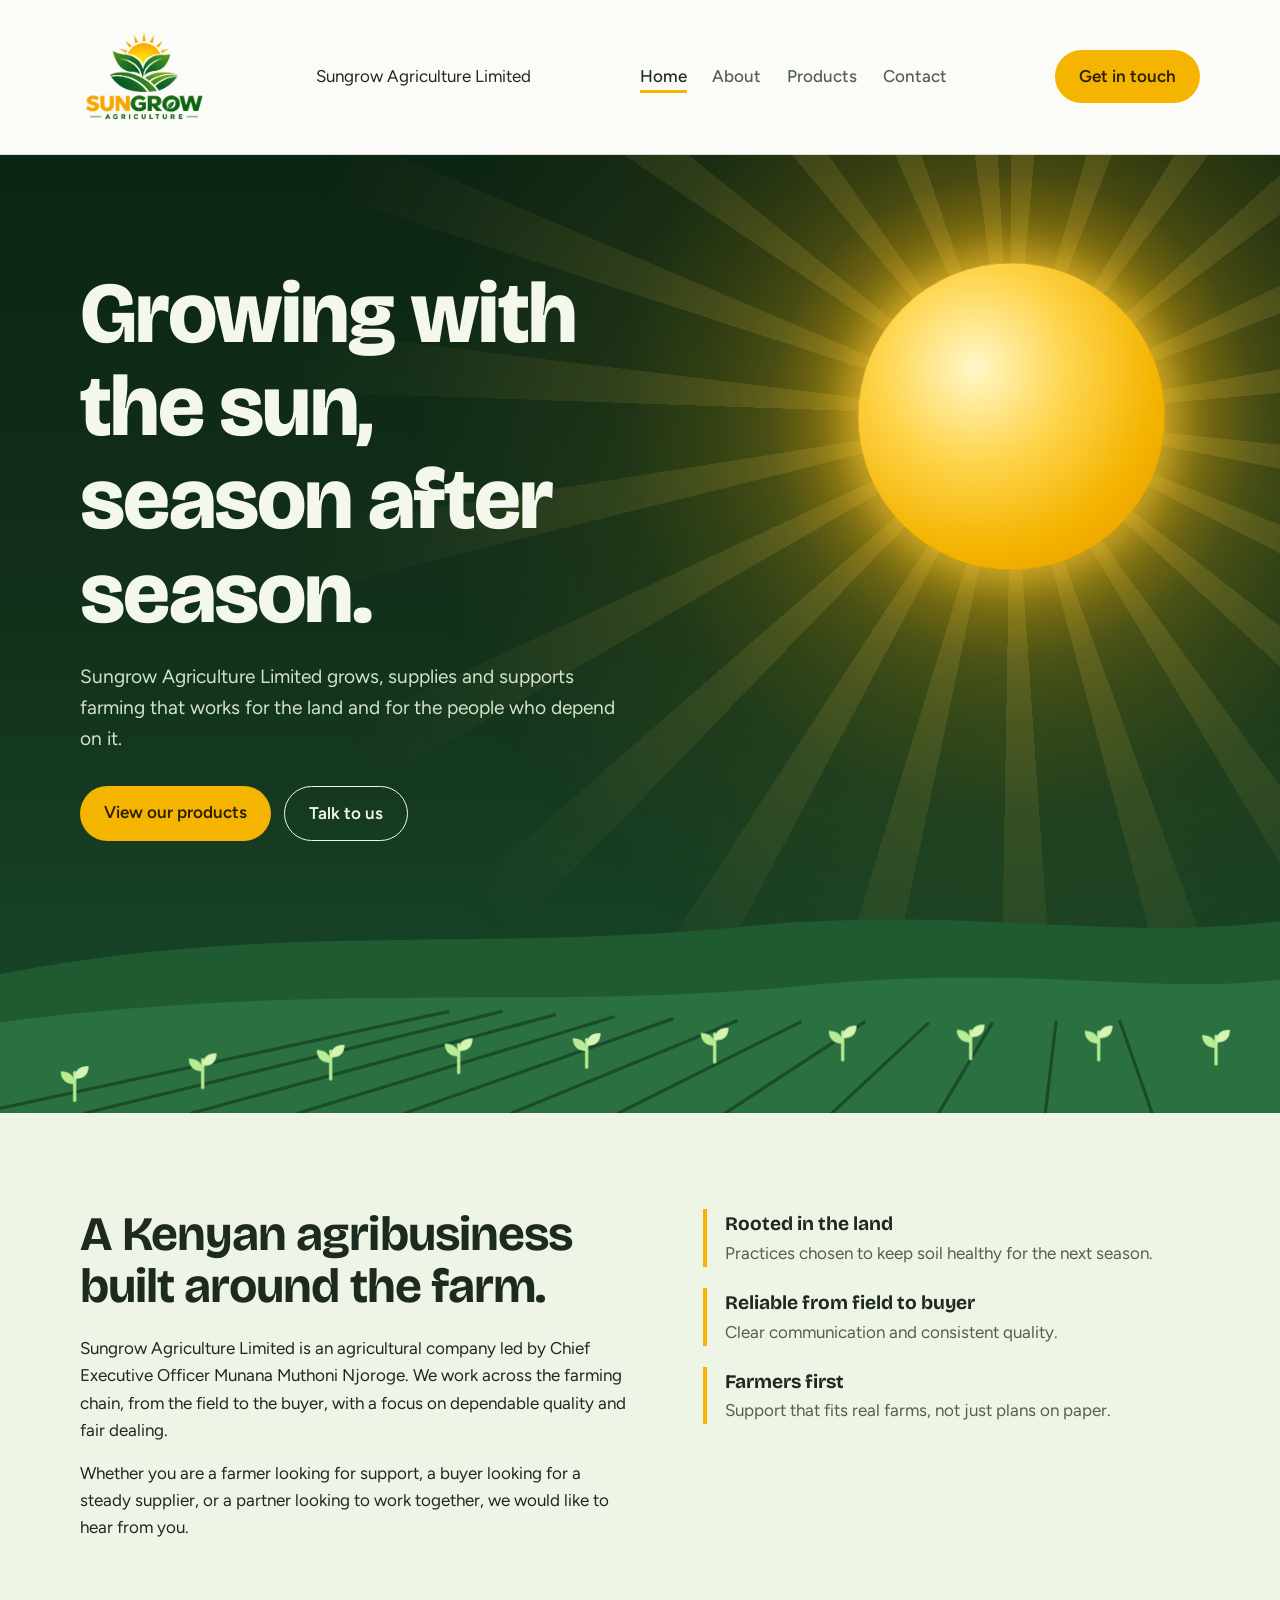
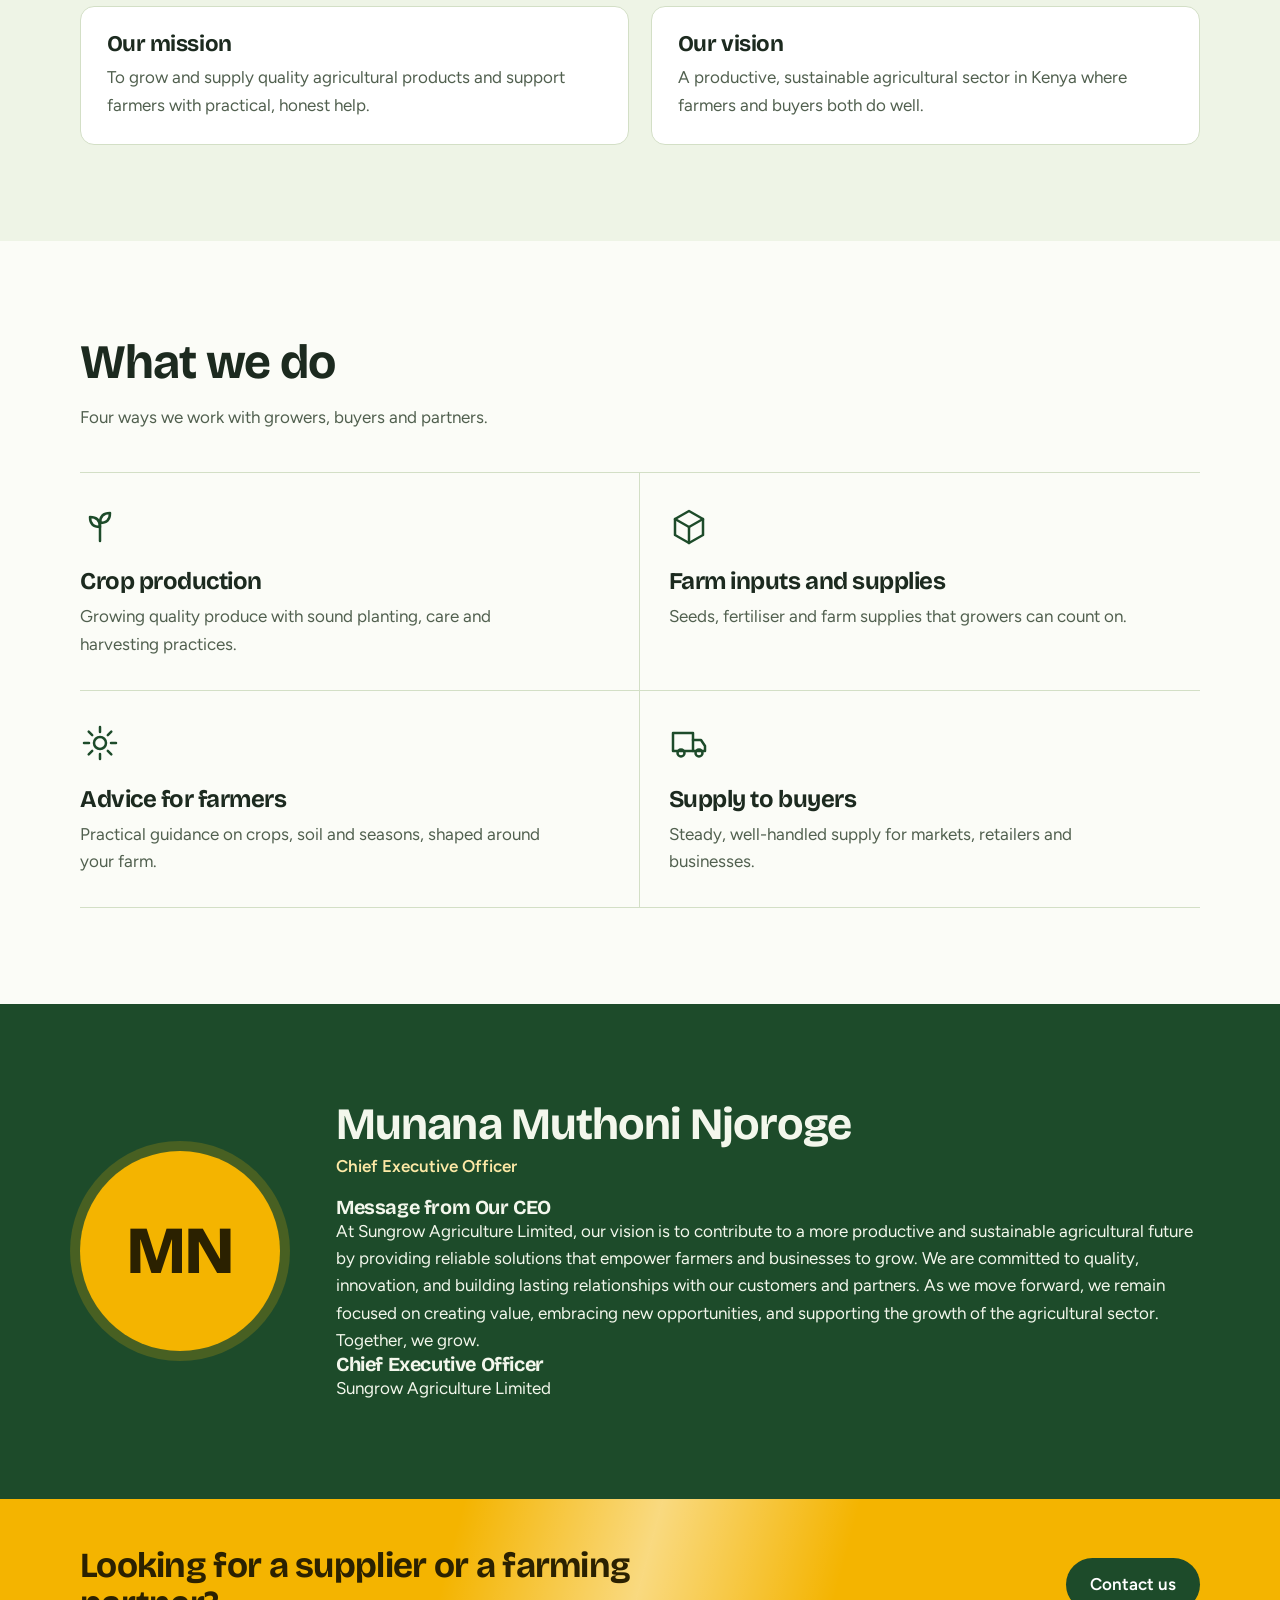
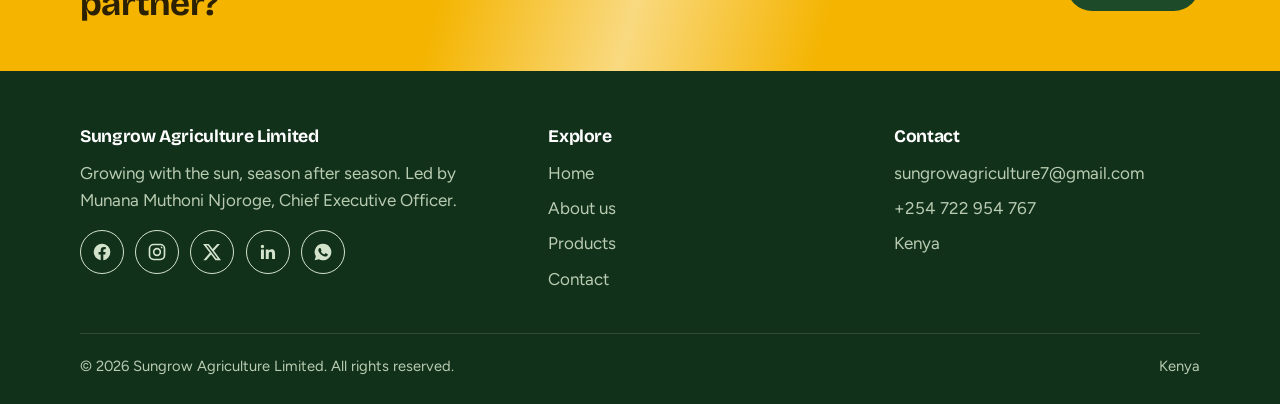
<file: index.html>
<!DOCTYPE html>
<html lang="en">
<head>
<meta charset="utf-8">
<meta name="viewport" content="width=device-width, initial-scale=1">
<title>Sungrow Agriculture Limited</title>
<meta name="description" content="Sungrow Agriculture Limited grows, supplies and supports farming in Kenya.">
<meta name="theme-color" content="#12311b">
<link rel="preconnect" href="https://fonts.googleapis.com">
<link rel="preconnect" href="https://fonts.gstatic.com" crossorigin>
<link href="https://fonts.googleapis.com/css2?family=Bricolage+Grotesque:opsz,wght@12..96,500;12..96,700;12..96,800&family=Figtree:wght@400;500;600&display=swap" rel="stylesheet">
<link rel="stylesheet" href="css/style.css">
</head>
<body>
<svg width="0" height="0" style="position:absolute" aria-hidden="true" focusable="false">
  <symbol id="i-fb" viewBox="0 0 24 24"><path d="M22 12a10 10 0 1 0-11.56 9.88v-6.99H7.9V12h2.54V9.8c0-2.5 1.49-3.89 3.78-3.89 1.1 0 2.24.2 2.24.2v2.46h-1.26c-1.24 0-1.63.77-1.63 1.56V12h2.78l-.44 2.89h-2.34v6.99A10 10 0 0 0 22 12z"/></symbol>
  <symbol id="i-ig" viewBox="0 0 24 24"><rect x="3" y="3" width="18" height="18" rx="5"/><circle cx="12" cy="12" r="4"/><circle cx="17.5" cy="6.5" r="1" fill="currentColor" stroke="none"/></symbol>
  <symbol id="i-x" viewBox="0 0 24 24"><path d="M18.244 2.25h3.308l-7.227 8.26 8.502 11.24H16.17l-5.214-6.817L4.99 21.75H1.68l7.73-8.835L1.254 2.25H8.08l4.713 6.231zm-1.161 17.52h1.833L7.084 4.126H5.117z"/></symbol>
  <symbol id="i-in" viewBox="0 0 24 24"><path d="M20.45 20.45h-3.56v-5.57c0-1.33-.03-3.04-1.85-3.04-1.85 0-2.14 1.45-2.14 2.94v5.67H9.35V9h3.41v1.56h.05c.48-.9 1.64-1.85 3.37-1.85 3.6 0 4.27 2.37 4.27 5.46v6.28zM5.34 7.43a2.06 2.06 0 1 1 0-4.13 2.06 2.06 0 0 1 0 4.13zM7.12 20.45H3.56V9h3.56v11.45z"/></symbol>
  <symbol id="i-wa" viewBox="0 0 24 24"><path d="M12 2a10 10 0 0 0-8.6 15.1L2 22l5.05-1.32A10 10 0 1 0 12 2zm5.2 14.2c-.2.6-1.2 1.2-1.7 1.2-.45.05-1 .2-3.3-.7-2.8-1.1-4.6-3.9-4.7-4.1-.15-.2-1.1-1.5-1.1-2.8s.7-2 1-2.3c.25-.25.5-.3.7-.3h.5c.2 0 .4 0 .6.5l.9 2.1c.1.2.1.4 0 .55l-.4.6c-.15.15-.3.3-.15.6.15.3.7 1.1 1.5 1.8 1 .9 1.9 1.2 2.2 1.3.3.15.45.1.6-.1l.8-1c.2-.25.4-.2.6-.1l2 1c.3.15.5.2.55.3.05.15.05.7-.15 1.3z"/></symbol>
</svg>
<header class="site">
  <div class="wrap bar">
<a class="brand" href="index.html" aria-label="Sungrow Agriculture Limited, home"><img src="images/sungrow.jpg" alt="Sungrow Agriculture Limited"></a><span>Sungrow Agriculture Limited</span></a>
    <nav class="nav" id="nav" aria-label="Main"><ul>
      <li><a href="index.html" class="active" aria-current="page">Home</a></li>
      <li><a href="index.html#about">About</a></li>
      <li><a href="products.html">Products</a></li>
      <li><a href="contact.html">Contact</a></li>
    </ul></nav>
    <a class="btn head-cta" href="contact.html">Get in touch</a>
    <button class="menu-btn" aria-label="Menu" aria-expanded="false" aria-controls="nav">
      <svg width="22" height="22" viewBox="0 0 24 24" fill="none" stroke="currentColor" stroke-width="2.4" stroke-linecap="round"><path d="M4 7h16M4 12h16M4 17h16"/></svg>
    </button>
  </div>
</header>
<main>

  <div class="hero">
    <div class="sky" aria-hidden="true"><div class="sun-wrap"><div class="sun-core"><div class="halo h3"></div><div class="halo h2"></div><div class="halo h1"></div><div class="beams"></div><div class="disc"></div></div></div><div class="motes"><i style="--x:6%;--d:9s;--s:5px;--delay:-1s;--dx:24px"></i><i style="--x:14%;--d:12s;--s:4px;--delay:-6s;--dx:-18px"></i><i style="--x:22%;--d:10s;--s:6px;--delay:-3s;--dx:30px"></i><i style="--x:31%;--d:14s;--s:3px;--delay:-9s;--dx:-26px"></i><i style="--x:40%;--d:11s;--s:5px;--delay:-5s;--dx:20px"></i><i style="--x:49%;--d:13s;--s:4px;--delay:-2s;--dx:-22px"></i><i style="--x:57%;--d:9s;--s:6px;--delay:-7s;--dx:28px"></i><i style="--x:66%;--d:12s;--s:3px;--delay:-4s;--dx:-16px"></i><i style="--x:74%;--d:10s;--s:5px;--delay:-8s;--dx:22px"></i><i style="--x:83%;--d:14s;--s:4px;--delay:-1s;--dx:-30px"></i><i style="--x:91%;--d:11s;--s:6px;--delay:-6s;--dx:18px"></i><i style="--x:96%;--d:13s;--s:3px;--delay:-10s;--dx:-12px"></i></div></div>
    <div class="wrap">
      <h1>Growing with the sun, season after season.</h1>
      <p class="lead">Sungrow Agriculture Limited grows, supplies and supports farming that works for the land and for the people who depend on it.</p>
      <div class="cta">
        <a class="btn glow-btn" href="products.html">View our products</a>
        <a class="btn ghost" href="contact.html">Talk to us</a>
      </div>
    </div>
    <div class="field" aria-hidden="true">
      <svg viewBox="0 0 1200 300" preserveAspectRatio="xMidYMax slice">
        <path d="M0 170 C250 120 450 150 700 125 C900 105 1050 140 1200 120 L1200 300 L0 300Z" fill="#1f5a31"/>
        <path d="M0 215 C300 175 520 205 760 180 C960 160 1080 190 1200 175 L1200 300 L0 300Z" fill="#2a7040"/>
        <g stroke="#143d22" stroke-width="3" fill="none" stroke-linecap="round" opacity=".7">
          <path d="M-20 300 L420 205"/><path d="M80 300 L470 205"/><path d="M180 300 L520 208"/><path d="M280 300 L575 210"/>
          <path d="M380 300 L630 212"/><path d="M480 300 L690 214"/><path d="M580 300 L750 215"/><path d="M680 300 L810 215"/>
          <path d="M780 300 L870 216"/><path d="M880 300 L930 216"/><path d="M980 300 L990 215"/><path d="M1080 300 L1050 214"/>
        </g>
        <g transform="translate(70 288)"><g class="sprout" style="--i:0"><path d="M0 0V-26" stroke="#b9ec94" stroke-width="3" stroke-linecap="round" fill="none"/><path d="M0-15c-10 0-13-6-13-12 9 0 13 5 13 12Z" fill="#b9ec94"/><path d="M0-20c0-8 4-12 13-12 0 8-4 12-13 12Z" fill="#d6f5b4"/></g></g><g transform="translate(190 276)"><g class="sprout" style="--i:1"><path d="M0 0V-26" stroke="#b9ec94" stroke-width="3" stroke-linecap="round" fill="none"/><path d="M0-15c-10 0-13-6-13-12 9 0 13 5 13 12Z" fill="#b9ec94"/><path d="M0-20c0-8 4-12 13-12 0 8-4 12-13 12Z" fill="#d6f5b4"/></g></g><g transform="translate(310 268)"><g class="sprout" style="--i:2"><path d="M0 0V-26" stroke="#b9ec94" stroke-width="3" stroke-linecap="round" fill="none"/><path d="M0-15c-10 0-13-6-13-12 9 0 13 5 13 12Z" fill="#b9ec94"/><path d="M0-20c0-8 4-12 13-12 0 8-4 12-13 12Z" fill="#d6f5b4"/></g></g><g transform="translate(430 262)"><g class="sprout" style="--i:3"><path d="M0 0V-26" stroke="#b9ec94" stroke-width="3" stroke-linecap="round" fill="none"/><path d="M0-15c-10 0-13-6-13-12 9 0 13 5 13 12Z" fill="#b9ec94"/><path d="M0-20c0-8 4-12 13-12 0 8-4 12-13 12Z" fill="#d6f5b4"/></g></g><g transform="translate(550 257)"><g class="sprout" style="--i:4"><path d="M0 0V-26" stroke="#b9ec94" stroke-width="3" stroke-linecap="round" fill="none"/><path d="M0-15c-10 0-13-6-13-12 9 0 13 5 13 12Z" fill="#b9ec94"/><path d="M0-20c0-8 4-12 13-12 0 8-4 12-13 12Z" fill="#d6f5b4"/></g></g><g transform="translate(670 252)"><g class="sprout" style="--i:5"><path d="M0 0V-26" stroke="#b9ec94" stroke-width="3" stroke-linecap="round" fill="none"/><path d="M0-15c-10 0-13-6-13-12 9 0 13 5 13 12Z" fill="#b9ec94"/><path d="M0-20c0-8 4-12 13-12 0 8-4 12-13 12Z" fill="#d6f5b4"/></g></g><g transform="translate(790 250)"><g class="sprout" style="--i:6"><path d="M0 0V-26" stroke="#b9ec94" stroke-width="3" stroke-linecap="round" fill="none"/><path d="M0-15c-10 0-13-6-13-12 9 0 13 5 13 12Z" fill="#b9ec94"/><path d="M0-20c0-8 4-12 13-12 0 8-4 12-13 12Z" fill="#d6f5b4"/></g></g><g transform="translate(910 249)"><g class="sprout" style="--i:7"><path d="M0 0V-26" stroke="#b9ec94" stroke-width="3" stroke-linecap="round" fill="none"/><path d="M0-15c-10 0-13-6-13-12 9 0 13 5 13 12Z" fill="#b9ec94"/><path d="M0-20c0-8 4-12 13-12 0 8-4 12-13 12Z" fill="#d6f5b4"/></g></g><g transform="translate(1030 250)"><g class="sprout" style="--i:8"><path d="M0 0V-26" stroke="#b9ec94" stroke-width="3" stroke-linecap="round" fill="none"/><path d="M0-15c-10 0-13-6-13-12 9 0 13 5 13 12Z" fill="#b9ec94"/><path d="M0-20c0-8 4-12 13-12 0 8-4 12-13 12Z" fill="#d6f5b4"/></g></g><g transform="translate(1140 254)"><g class="sprout" style="--i:9"><path d="M0 0V-26" stroke="#b9ec94" stroke-width="3" stroke-linecap="round" fill="none"/><path d="M0-15c-10 0-13-6-13-12 9 0 13 5 13 12Z" fill="#b9ec94"/><path d="M0-20c0-8 4-12 13-12 0 8-4 12-13 12Z" fill="#d6f5b4"/></g></g>
      </svg>
    </div>
  </div>

  <section class="alt about" id="about">
    <div class="wrap">
      <div class="about-grid">
        <div class="reveal">
          <div class="sec-head" style="margin-bottom:1.4rem"><h2>A Kenyan agribusiness built around the farm.</h2></div>
          <p>Sungrow Agriculture Limited is an agricultural company led by Chief Executive Officer Munana Muthoni Njoroge. We work across the farming chain, from the field to the buyer, with a focus on dependable quality and fair dealing.</p>
          <p>Whether you are a farmer looking for support, a buyer looking for a steady supplier, or a partner looking to work together, we would like to hear from you.</p>
        </div>
        <ul class="principles reveal d2">
          <li><strong>Rooted in the land</strong><span>Practices chosen to keep soil healthy for the next season.</span></li>
          <li><strong>Reliable from field to buyer</strong><span>Clear communication and consistent quality.</span></li>
          <li><strong>Farmers first</strong><span>Support that fits real farms, not just plans on paper.</span></li>
        </ul>
      </div>
      <div class="vm">
        <div class="glow-hover reveal"><h3>Our mission</h3><p>To grow and supply quality agricultural products and support farmers with practical, honest help.</p></div>
        <div class="glow-hover reveal d2"><h3>Our vision</h3><p>A productive, sustainable agricultural sector in Kenya where farmers and buyers both do well.</p></div>
      </div>
    </div>
  </section>

  <section id="services">
    <div class="wrap">
      <div class="sec-head reveal"><h2>What we do</h2><p>Four ways we work with growers, buyers and partners.</p></div>
      <div class="services">
        <article class="svc glow-hover reveal"><svg viewBox="0 0 40 40" fill="none" stroke="currentColor" stroke-width="2.5" stroke-linecap="round" stroke-linejoin="round" aria-hidden="true"><path d="M20 36V16"/><path d="M20 22c-7 0-10-4-10-10 7 0 10 4 10 10Z"/><path d="M20 18c0-6 3-10 10-10 0 6-3 10-10 10Z"/></svg><h3>Crop production</h3><p>Growing quality produce with sound planting, care and harvesting practices.</p></article>
        <article class="svc glow-hover reveal d1"><svg viewBox="0 0 40 40" fill="none" stroke="currentColor" stroke-width="2.5" stroke-linecap="round" stroke-linejoin="round" aria-hidden="true"><path d="M6 14l14-8 14 8v16l-14 8-14-8Z"/><path d="M6 14l14 8 14-8"/><path d="M20 22v16"/></svg><h3>Farm inputs and supplies</h3><p>Seeds, fertiliser and farm supplies that growers can count on.</p></article>
        <article class="svc glow-hover reveal"><svg viewBox="0 0 40 40" fill="none" stroke="currentColor" stroke-width="2.5" stroke-linecap="round" stroke-linejoin="round" aria-hidden="true"><circle cx="20" cy="20" r="6"/><path d="M20 4v5M20 31v5M4 20h5M31 20h5M8.7 8.7l3.5 3.5M27.8 27.8l3.5 3.5M31.3 8.7l-3.5 3.5M12.2 27.8l-3.5 3.5"/></svg><h3>Advice for farmers</h3><p>Practical guidance on crops, soil and seasons, shaped around your farm.</p></article>
        <article class="svc glow-hover reveal d1"><svg viewBox="0 0 40 40" fill="none" stroke="currentColor" stroke-width="2.5" stroke-linecap="round" stroke-linejoin="round" aria-hidden="true"><path d="M4 10h20v18H4Z"/><path d="M24 17h8l4 6v5H24"/><circle cx="12" cy="30" r="3.5"/><circle cx="30" cy="30" r="3.5"/></svg><h3>Supply to buyers</h3><p>Steady, well-handled supply for markets, retailers and businesses.</p></article>
      </div>
    </div>
  </section>

  <section class="lead-sec" id="leadership">
    <div class="wrap ceo reveal">
      <div class="portrait" role="img" aria-label="Munana Muthoni Njoroge">MN</div>
      <div>
        <h2>Munana Muthoni Njoroge</h2>
        <p class="role">Chief Executive Officer</p>
        <p>
          <h3>Message from Our CEO</h3>

At Sungrow Agriculture Limited, our vision is to contribute to a more productive and sustainable agricultural future by providing reliable solutions that empower farmers and businesses to grow.

We are committed to quality, innovation, and building lasting relationships with our customers and partners. As we move forward, we remain focused on creating value, embracing new opportunities, and supporting the growth of the agricultural sector.

Together, we grow.

<h3>Chief Executive Officer</h3>
Sungrow Agriculture Limited</p>
      </div>
    </div>
  </section>

  <div class="band">
    <div class="wrap reveal">
      <h2>Looking for a supplier or a farming partner?</h2>
      <a class="btn dark" href="contact.html">Contact us</a>
    </div>
  </div>

</main>
<footer>
  <div class="wrap">
    <div class="foot">
      <div>
        <h3>Sungrow Agriculture Limited</h3>
        <p>Growing with the sun, season after season. Led by Munana Muthoni Njoroge, Chief Executive Officer.</p>
        <ul class="social "><li><a href="https://www.facebook.com/" target="_blank" rel="noopener noreferrer" aria-label="Facebook"><svg aria-hidden="true"><use href="#i-fb"/></svg></a></li><li><a href="https://www.instagram.com/" target="_blank" rel="noopener noreferrer" aria-label="Instagram"><svg class="stroke" aria-hidden="true"><use href="#i-ig"/></svg></a></li><li><a href="https://x.com/" target="_blank" rel="noopener noreferrer" aria-label="X"><svg aria-hidden="true"><use href="#i-x"/></svg></a></li><li><a href="https://www.linkedin.com/" target="_blank" rel="noopener noreferrer" aria-label="LinkedIn"><svg aria-hidden="true"><use href="#i-in"/></svg></a></li><li><a href="https://wa.me/" target="_blank" rel="noopener noreferrer" aria-label="WhatsApp" data-whatsapp><svg aria-hidden="true"><use href="#i-wa"/></svg></a></li></ul>
      </div>
      <div>
        <h3>Explore</h3>
        <ul class="links">
          <li><a href="index.html">Home</a></li>
          <li><a href="index.html#about">About us</a></li>
          <li><a href="products.html">Products</a></li>
          <li><a href="contact.html">Contact</a></li>
        </ul>
      </div>
      <div>
        <h3>Contact</h3>
        <ul class="links">
          <li><a href="#" data-contact="email">sungrowagriculture7@gmail.com</a></li>
          <li><a href="#" data-contact="phone">+254 722 954 767</a></li>
          <li><span data-contact="location">Kajiado, Kenya</span></li>
        </ul>
      </div>
    </div>
    <div class="legal">
      <span>&copy; <span data-year>2026</span> Sungrow Agriculture Limited. All rights reserved.</span>
      <span>Kenya</span>
    </div>
  </div>
</footer>
<script src="js/main.js"></script>
</body>
</html>
</file>
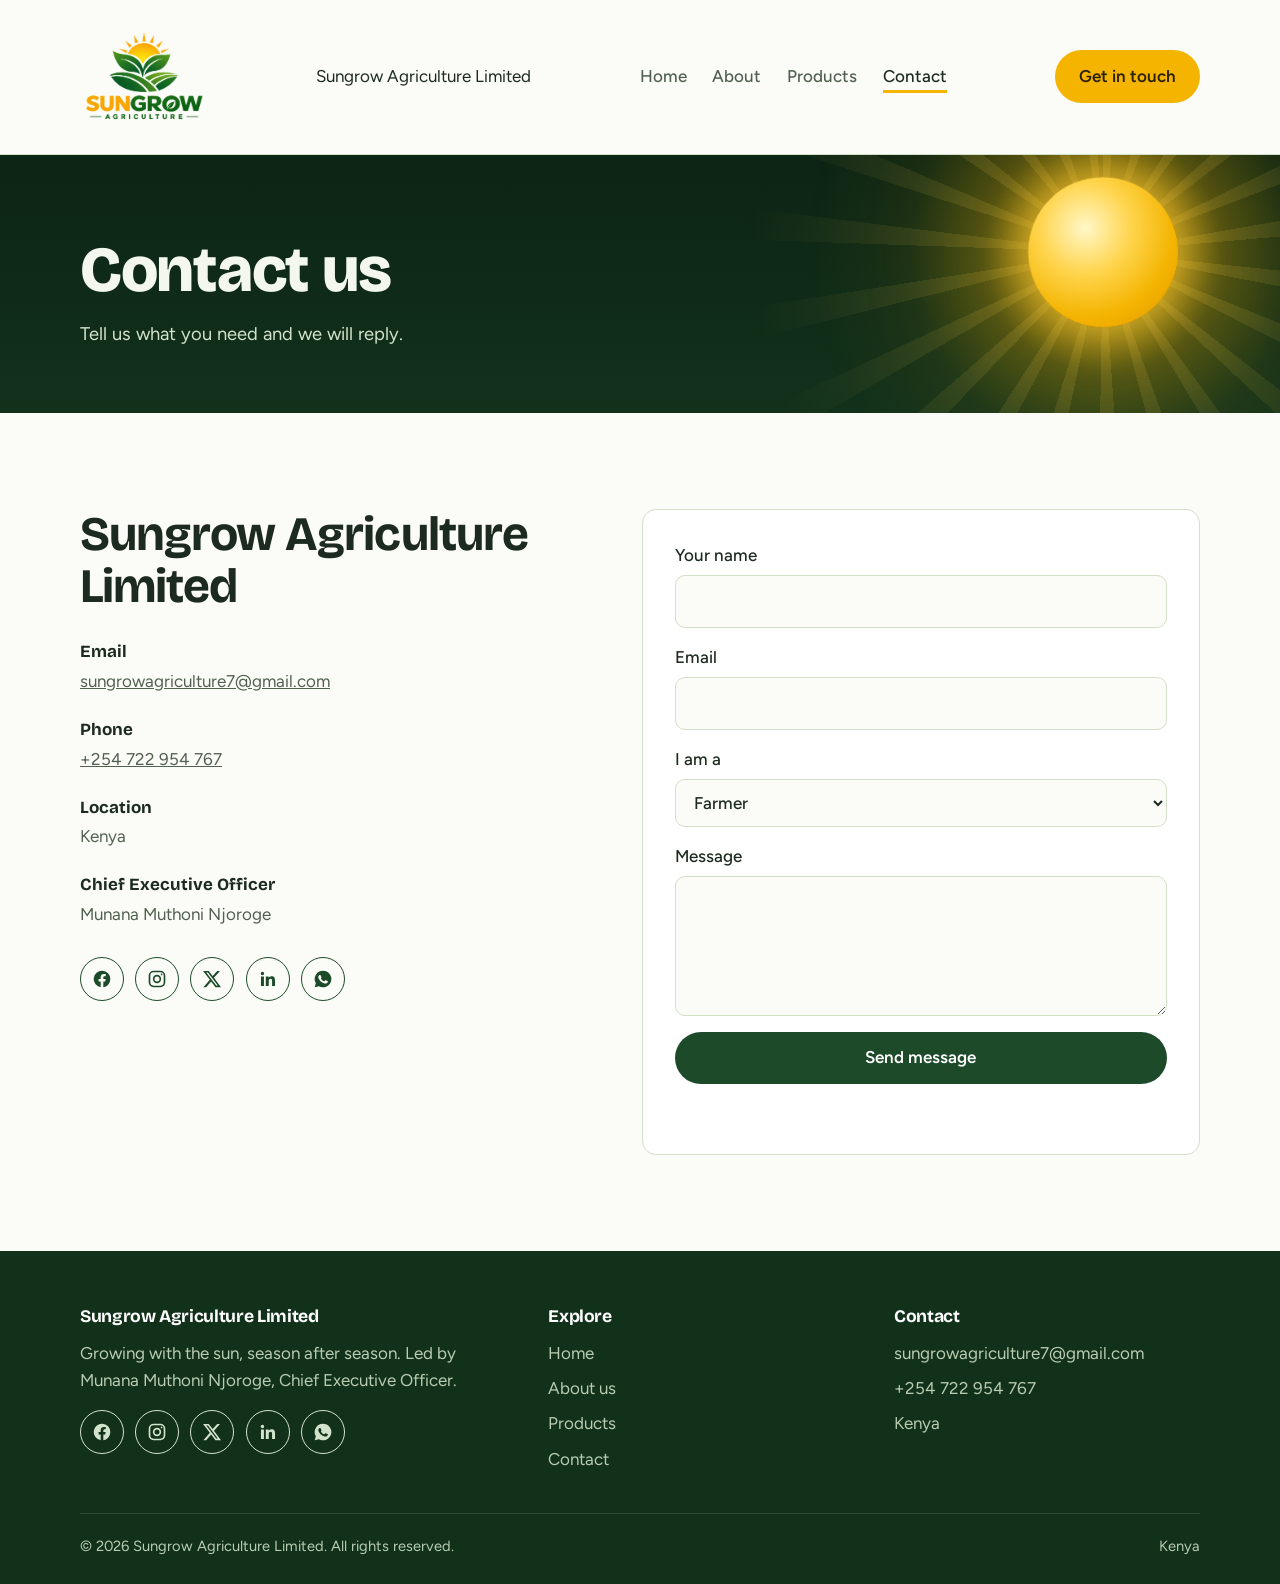
<file: contact.html>
<!DOCTYPE html>
<html lang="en">
<head>
<meta charset="utf-8">
<meta name="viewport" content="width=device-width, initial-scale=1">
<title>Contact | Sungrow Agriculture Limited</title>
<meta name="description" content="Contact Sungrow Agriculture Limited.">
<meta name="theme-color" content="#12311b">
<link rel="preconnect" href="https://fonts.googleapis.com">
<link rel="preconnect" href="https://fonts.gstatic.com" crossorigin>
<link href="https://fonts.googleapis.com/css2?family=Bricolage+Grotesque:opsz,wght@12..96,500;12..96,700;12..96,800&family=Figtree:wght@400;500;600&display=swap" rel="stylesheet">
<link rel="stylesheet" href="css/style.css">
</head>
<body>
<svg width="0" height="0" style="position:absolute" aria-hidden="true" focusable="false">
  <symbol id="i-fb" viewBox="0 0 24 24"><path d="M22 12a10 10 0 1 0-11.56 9.88v-6.99H7.9V12h2.54V9.8c0-2.5 1.49-3.89 3.78-3.89 1.1 0 2.24.2 2.24.2v2.46h-1.26c-1.24 0-1.63.77-1.63 1.56V12h2.78l-.44 2.89h-2.34v6.99A10 10 0 0 0 22 12z"/></symbol>
  <symbol id="i-ig" viewBox="0 0 24 24"><rect x="3" y="3" width="18" height="18" rx="5"/><circle cx="12" cy="12" r="4"/><circle cx="17.5" cy="6.5" r="1" fill="currentColor" stroke="none"/></symbol>
  <symbol id="i-x" viewBox="0 0 24 24"><path d="M18.244 2.25h3.308l-7.227 8.26 8.502 11.24H16.17l-5.214-6.817L4.99 21.75H1.68l7.73-8.835L1.254 2.25H8.08l4.713 6.231zm-1.161 17.52h1.833L7.084 4.126H5.117z"/></symbol>
  <symbol id="i-in" viewBox="0 0 24 24"><path d="M20.45 20.45h-3.56v-5.57c0-1.33-.03-3.04-1.85-3.04-1.85 0-2.14 1.45-2.14 2.94v5.67H9.35V9h3.41v1.56h.05c.48-.9 1.64-1.85 3.37-1.85 3.6 0 4.27 2.37 4.27 5.46v6.28zM5.34 7.43a2.06 2.06 0 1 1 0-4.13 2.06 2.06 0 0 1 0 4.13zM7.12 20.45H3.56V9h3.56v11.45z"/></symbol>
  <symbol id="i-wa" viewBox="0 0 24 24"><path d="M12 2a10 10 0 0 0-8.6 15.1L2 22l5.05-1.32A10 10 0 1 0 12 2zm5.2 14.2c-.2.6-1.2 1.2-1.7 1.2-.45.05-1 .2-3.3-.7-2.8-1.1-4.6-3.9-4.7-4.1-.15-.2-1.1-1.5-1.1-2.8s.7-2 1-2.3c.25-.25.5-.3.7-.3h.5c.2 0 .4 0 .6.5l.9 2.1c.1.2.1.4 0 .55l-.4.6c-.15.15-.3.3-.15.6.15.3.7 1.1 1.5 1.8 1 .9 1.9 1.2 2.2 1.3.3.15.45.1.6-.1l.8-1c.2-.25.4-.2.6-.1l2 1c.3.15.5.2.55.3.05.15.05.7-.15 1.3z"/></symbol>
</svg>
<header class="site">
  <div class="wrap bar">
<a class="brand" href="index.html" aria-label="Sungrow Agriculture Limited, home"><img src="images/sungrow.jpg" alt="Sungrow Agriculture Limited"></a><span>Sungrow Agriculture Limited</span></a>
    <nav class="nav" id="nav" aria-label="Main"><ul>
      <li><a href="index.html">Home</a></li>
      <li><a href="index.html#about">About</a></li>
      <li><a href="products.html">Products</a></li>
      <li><a href="contact.html" class="active" aria-current="page">Contact</a></li>
    </ul></nav>
    <a class="btn head-cta" href="contact.html">Get in touch</a>
    <button class="menu-btn" aria-label="Menu" aria-expanded="false" aria-controls="nav">
      <svg width="22" height="22" viewBox="0 0 24 24" fill="none" stroke="currentColor" stroke-width="2.4" stroke-linecap="round"><path d="M4 7h16M4 12h16M4 17h16"/></svg>
    </button>
  </div>
</header>
<main>

  <div class="page-hero">
    <div class="sky small" aria-hidden="true"><div class="sun-wrap"><div class="sun-core"><div class="halo h3"></div><div class="halo h2"></div><div class="halo h1"></div><div class="beams"></div><div class="disc"></div></div></div></div>
    <div class="wrap">
      <h1>Contact us</h1>
      <p>Tell us what you need and we will reply.</p>
    </div>
  </div>
  <section>
    <div class="wrap contact-grid">
      <div class="reveal">
        <div class="sec-head" style="margin-bottom:1.6rem"><h2>Sungrow Agriculture Limited</h2></div>
        <dl class="details">
          <div><dt>Email</dt><dd><a href="#" data-contact="email">sungrowagriculture7@gmail.com</a></dd></div>
          <div><dt>Phone</dt><dd><a href="#" data-contact="phone">+254 722 954 767</a></dd></div>
          <div><dt>Location</dt><dd data-contact="location">Kajiado, Kenya</dd></div>
          <div><dt>Chief Executive Officer</dt><dd>Munana Muthoni Njoroge</dd></div>
        </dl>
        <ul class="social on-light"><li><a href="https://www.facebook.com/" target="_blank" rel="noopener noreferrer" aria-label="Facebook"><svg aria-hidden="true"><use href="#i-fb"/></svg></a></li><li><a href="https://www.instagram.com/" target="_blank" rel="noopener noreferrer" aria-label="Instagram"><svg class="stroke" aria-hidden="true"><use href="#i-ig"/></svg></a></li><li><a href="https://x.com/" target="_blank" rel="noopener noreferrer" aria-label="X"><svg aria-hidden="true"><use href="#i-x"/></svg></a></li><li><a href="https://www.linkedin.com/" target="_blank" rel="noopener noreferrer" aria-label="LinkedIn"><svg aria-hidden="true"><use href="#i-in"/></svg></a></li><li><a href="https://wa.me/" target="_blank" rel="noopener noreferrer" aria-label="WhatsApp" data-whatsapp><svg aria-hidden="true"><use href="#i-wa"/></svg></a></li></ul>
      </div>
      <form id="contact-form" class="reveal d2" novalidate>
        <label>Your name<input name="name" autocomplete="name" required></label>
        <label>Email<input name="email" type="email" autocomplete="email" required></label>
        <label>I am a
          <select name="who"><option>Farmer</option><option>Buyer</option><option>Partner</option><option>Other</option></select>
        </label>
        <label>Message<textarea name="msg" required></textarea></label>
        <button class="btn dark" type="submit">Send message</button>
        <p class="note" id="status" role="status"></p>
      </form>
    </div>
  </section>

</main>
<footer>
  <div class="wrap">
    <div class="foot">
      <div>
        <h3>Sungrow Agriculture Limited</h3>
        <p>Growing with the sun, season after season. Led by Munana Muthoni Njoroge, Chief Executive Officer.</p>
        <ul class="social "><li><a href="https://www.facebook.com/" target="_blank" rel="noopener noreferrer" aria-label="Facebook"><svg aria-hidden="true"><use href="#i-fb"/></svg></a></li><li><a href="https://www.instagram.com/" target="_blank" rel="noopener noreferrer" aria-label="Instagram"><svg class="stroke" aria-hidden="true"><use href="#i-ig"/></svg></a></li><li><a href="https://x.com/" target="_blank" rel="noopener noreferrer" aria-label="X"><svg aria-hidden="true"><use href="#i-x"/></svg></a></li><li><a href="https://www.linkedin.com/" target="_blank" rel="noopener noreferrer" aria-label="LinkedIn"><svg aria-hidden="true"><use href="#i-in"/></svg></a></li><li><a href="https://wa.me/" target="_blank" rel="noopener noreferrer" aria-label="WhatsApp" data-whatsapp><svg aria-hidden="true"><use href="#i-wa"/></svg></a></li></ul>
      </div>
      <div>
        <h3>Explore</h3>
        <ul class="links">
          <li><a href="index.html">Home</a></li>
          <li><a href="index.html#about">About us</a></li>
          <li><a href="products.html">Products</a></li>
          <li><a href="contact.html">Contact</a></li>
        </ul>
      </div>
      <div>
        <h3>Contact</h3>
        <ul class="links">
          <li><a href="#" data-contact="email">sungrowagriculture7@gmail.com</a></li>
          <li><a href="#" data-contact="phone">+254 722 954 767</a></li>
          <li><span data-contact="location">Kajiado, Kenya</span></li>
        </ul>
      </div>
    </div>
    <div class="legal">
      <span>&copy; <span data-year>2026</span> Sungrow Agriculture Limited. All rights reserved.</span>
      <span>Kenya</span>
    </div>
  </div>
</footer>
<script src="js/main.js"></script>
</body>
</html>
</file>
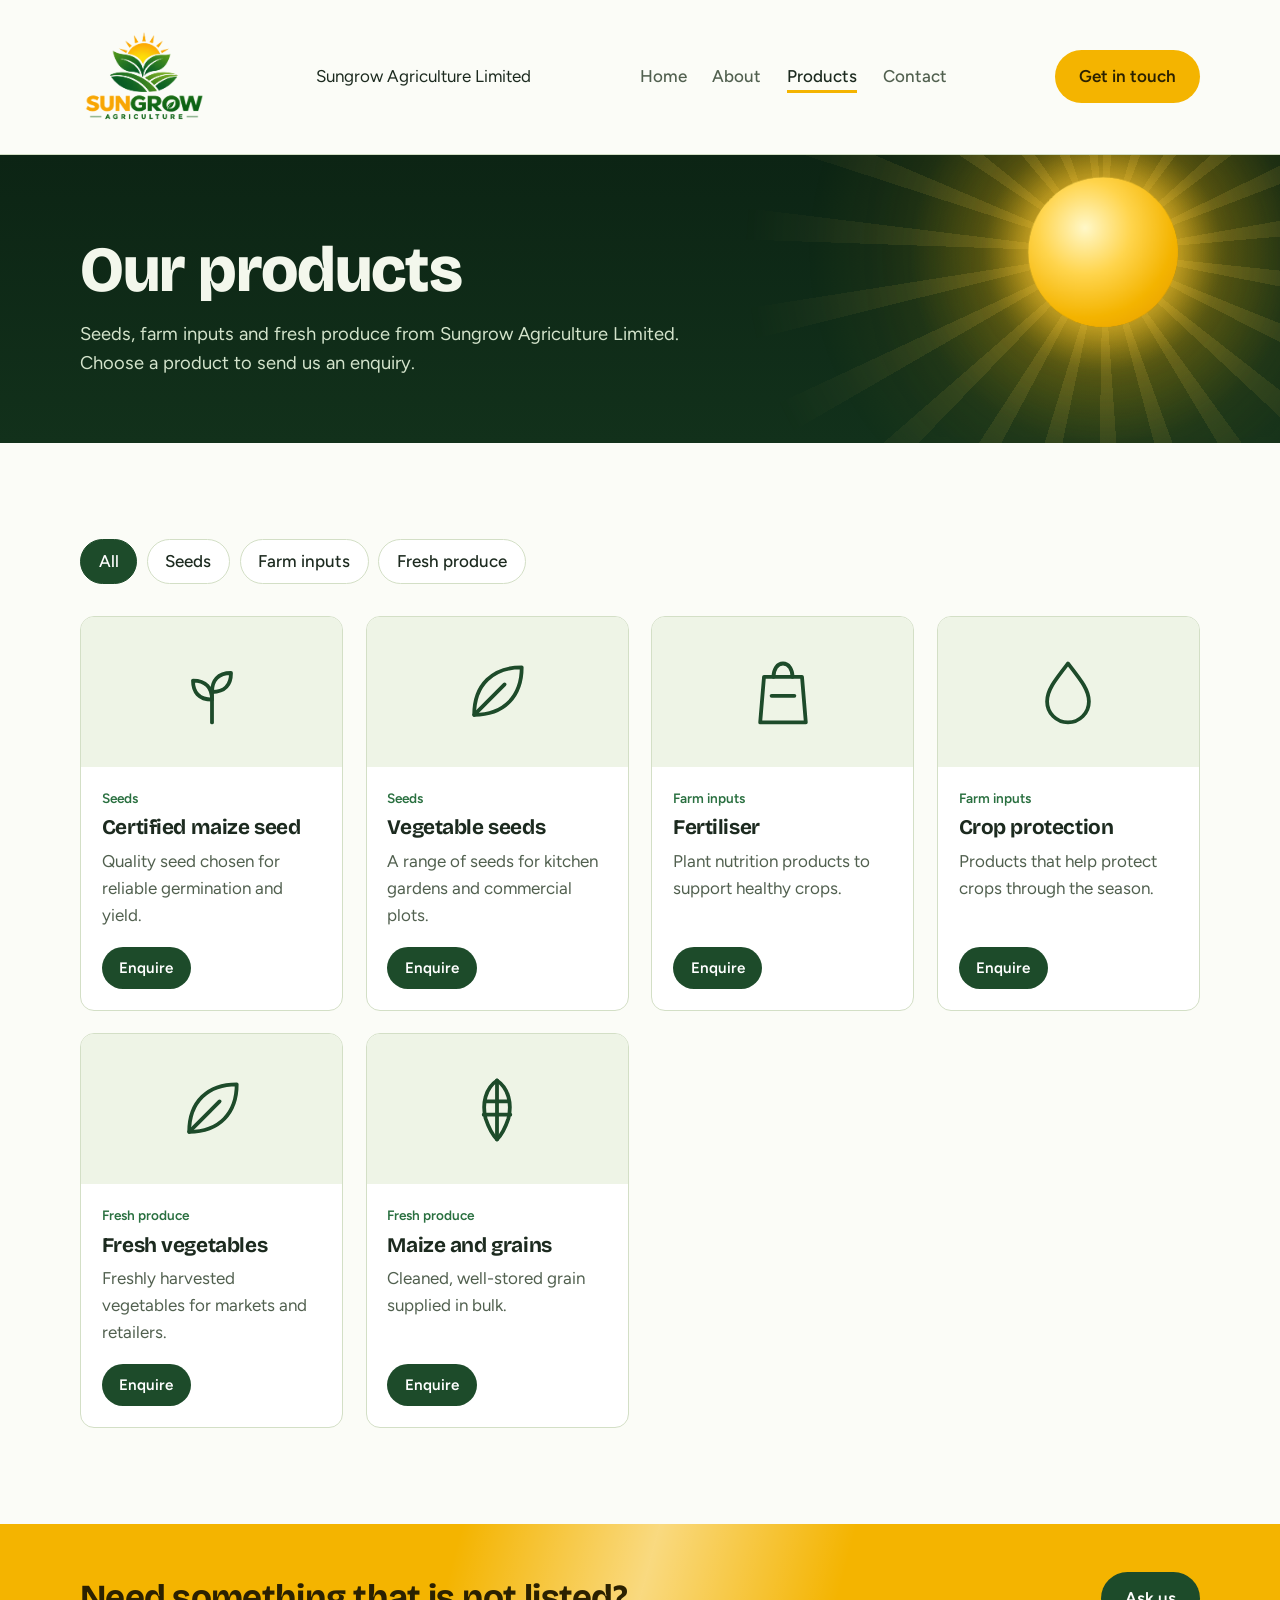
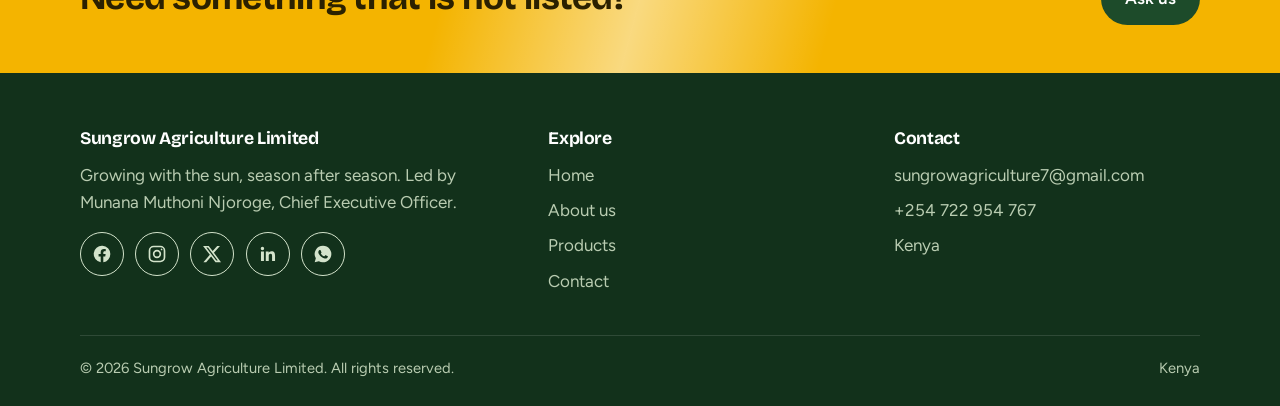
<file: products.html>
<!DOCTYPE html>
<html lang="en">
<head>
<meta charset="utf-8">
<meta name="viewport" content="width=device-width, initial-scale=1">
<title>Products | Sungrow Agriculture Limited</title>
<meta name="description" content="Seeds, farm inputs and fresh produce from Sungrow Agriculture Limited.">
<meta name="theme-color" content="#12311b">
<link rel="preconnect" href="https://fonts.googleapis.com">
<link rel="preconnect" href="https://fonts.gstatic.com" crossorigin>
<link href="https://fonts.googleapis.com/css2?family=Bricolage+Grotesque:opsz,wght@12..96,500;12..96,700;12..96,800&family=Figtree:wght@400;500;600&display=swap" rel="stylesheet">
<link rel="stylesheet" href="css/style.css">
</head>
<body>
<svg width="0" height="0" style="position:absolute" aria-hidden="true" focusable="false">
  <symbol id="i-fb" viewBox="0 0 24 24"><path d="M22 12a10 10 0 1 0-11.56 9.88v-6.99H7.9V12h2.54V9.8c0-2.5 1.49-3.89 3.78-3.89 1.1 0 2.24.2 2.24.2v2.46h-1.26c-1.24 0-1.63.77-1.63 1.56V12h2.78l-.44 2.89h-2.34v6.99A10 10 0 0 0 22 12z"/></symbol>
  <symbol id="i-ig" viewBox="0 0 24 24"><rect x="3" y="3" width="18" height="18" rx="5"/><circle cx="12" cy="12" r="4"/><circle cx="17.5" cy="6.5" r="1" fill="currentColor" stroke="none"/></symbol>
  <symbol id="i-x" viewBox="0 0 24 24"><path d="M18.244 2.25h3.308l-7.227 8.26 8.502 11.24H16.17l-5.214-6.817L4.99 21.75H1.68l7.73-8.835L1.254 2.25H8.08l4.713 6.231zm-1.161 17.52h1.833L7.084 4.126H5.117z"/></symbol>
  <symbol id="i-in" viewBox="0 0 24 24"><path d="M20.45 20.45h-3.56v-5.57c0-1.33-.03-3.04-1.85-3.04-1.85 0-2.14 1.45-2.14 2.94v5.67H9.35V9h3.41v1.56h.05c.48-.9 1.64-1.85 3.37-1.85 3.6 0 4.27 2.37 4.27 5.46v6.28zM5.34 7.43a2.06 2.06 0 1 1 0-4.13 2.06 2.06 0 0 1 0 4.13zM7.12 20.45H3.56V9h3.56v11.45z"/></symbol>
  <symbol id="i-wa" viewBox="0 0 24 24"><path d="M12 2a10 10 0 0 0-8.6 15.1L2 22l5.05-1.32A10 10 0 1 0 12 2zm5.2 14.2c-.2.6-1.2 1.2-1.7 1.2-.45.05-1 .2-3.3-.7-2.8-1.1-4.6-3.9-4.7-4.1-.15-.2-1.1-1.5-1.1-2.8s.7-2 1-2.3c.25-.25.5-.3.7-.3h.5c.2 0 .4 0 .6.5l.9 2.1c.1.2.1.4 0 .55l-.4.6c-.15.15-.3.3-.15.6.15.3.7 1.1 1.5 1.8 1 .9 1.9 1.2 2.2 1.3.3.15.45.1.6-.1l.8-1c.2-.25.4-.2.6-.1l2 1c.3.15.5.2.55.3.05.15.05.7-.15 1.3z"/></symbol>
</svg>
<header class="site">
  <div class="wrap bar">
     <a class="brand" href="index.html" aria-label="Sungrow Agriculture Limited, home"><img src="images/sungrow.jpg" alt="Sungrow Agriculture Limited"></a><span>Sungrow Agriculture Limited</span></a>
    <nav class="nav" id="nav" aria-label="Main"><ul>
      <li><a href="index.html">Home</a></li>
      <li><a href="index.html#about">About</a></li>
      <li><a href="products.html" class="active" aria-current="page">Products</a></li>
      <li><a href="contact.html">Contact</a></li>
    </ul></nav>
    <a class="btn head-cta" href="contact.html">Get in touch</a>
    <button class="menu-btn" aria-label="Menu" aria-expanded="false" aria-controls="nav">
      <svg width="22" height="22" viewBox="0 0 24 24" fill="none" stroke="currentColor" stroke-width="2.4" stroke-linecap="round"><path d="M4 7h16M4 12h16M4 17h16"/></svg>
    </button>
  </div>
</header>
<main>

  <div class="page-hero">
    <div class="sky small" aria-hidden="true"><div class="sun-wrap"><div class="sun-core"><div class="halo h3"></div><div class="halo h2"></div><div class="halo h1"></div><div class="beams"></div><div class="disc"></div></div></div></div>
    <div class="wrap">
      <h1>Our products</h1>
      <p>Seeds, farm inputs and fresh produce from Sungrow Agriculture Limited. Choose a product to send us an enquiry.</p>
    </div>
  </div>
  <section>
    <div class="wrap">
      <div class="filters" role="group" aria-label="Filter products">
        <button class="chip" data-filter="all" aria-pressed="true">All</button>
        <button class="chip" data-filter="seeds" aria-pressed="false">Seeds</button>
        <button class="chip" data-filter="inputs" aria-pressed="false">Farm inputs</button>
        <button class="chip" data-filter="produce" aria-pressed="false">Fresh produce</button>
      </div>
      <div class="grid">
        <article class="card glow-hover reveal" data-cat="seeds">
          <div class="art"><svg viewBox="0 0 40 40" fill="none" stroke="currentColor" stroke-width="2" stroke-linecap="round" stroke-linejoin="round" aria-hidden="true"><path d="M20 36V18"/><path d="M20 24c-7 0-10-4-10-10 7 0 10 4 10 10Z"/><path d="M20 20c0-6 3-10 10-10 0 6-3 10-10 10Z"/></svg></div>
          <div class="body">
            <span class="tag">Seeds</span>
            <h3>Certified maize seed</h3>
            <p>Quality seed chosen for reliable germination and yield.</p>
            <a class="btn dark" href="contact.html?product=Certified%20maize%20seed">Enquire</a>
          </div>
        </article>
        <article class="card glow-hover reveal" data-cat="seeds">
          <div class="art"><svg viewBox="0 0 40 40" fill="none" stroke="currentColor" stroke-width="2" stroke-linecap="round" stroke-linejoin="round" aria-hidden="true"><path d="M8 32C8 16 18 7 33 7c0 15-9 25-25 25Z"/><path d="M8 32 24 16"/></svg></div>
          <div class="body">
            <span class="tag">Seeds</span>
            <h3>Vegetable seeds</h3>
            <p>A range of seeds for kitchen gardens and commercial plots.</p>
            <a class="btn dark" href="contact.html?product=Vegetable%20seeds">Enquire</a>
          </div>
        </article>
        <article class="card glow-hover reveal" data-cat="inputs">
          <div class="art"><svg viewBox="0 0 40 40" fill="none" stroke="currentColor" stroke-width="2" stroke-linecap="round" stroke-linejoin="round" aria-hidden="true"><path d="M10 12h20l2 24H8Z"/><path d="M15 12c0-4 2-7 5-7s5 3 5 7"/><path d="M14 22h12"/></svg></div>
          <div class="body">
            <span class="tag">Farm inputs</span>
            <h3>Fertiliser</h3>
            <p>Plant nutrition products to support healthy crops.</p>
            <a class="btn dark" href="contact.html?product=Fertiliser">Enquire</a>
          </div>
        </article>
        <article class="card glow-hover reveal" data-cat="inputs">
          <div class="art"><svg viewBox="0 0 40 40" fill="none" stroke="currentColor" stroke-width="2" stroke-linecap="round" stroke-linejoin="round" aria-hidden="true"><path d="M20 5c7 9 11 14 11 20a11 11 0 0 1-22 0c0-6 4-11 11-20Z"/></svg></div>
          <div class="body">
            <span class="tag">Farm inputs</span>
            <h3>Crop protection</h3>
            <p>Products that help protect crops through the season.</p>
            <a class="btn dark" href="contact.html?product=Crop%20protection">Enquire</a>
          </div>
        </article>
        <article class="card glow-hover reveal" data-cat="produce">
          <div class="art"><svg viewBox="0 0 40 40" fill="none" stroke="currentColor" stroke-width="2" stroke-linecap="round" stroke-linejoin="round" aria-hidden="true"><path d="M8 32C8 16 18 7 33 7c0 15-9 25-25 25Z"/><path d="M8 32 24 16"/></svg></div>
          <div class="body">
            <span class="tag">Fresh produce</span>
            <h3>Fresh vegetables</h3>
            <p>Freshly harvested vegetables for markets and retailers.</p>
            <a class="btn dark" href="contact.html?product=Fresh%20vegetables">Enquire</a>
          </div>
        </article>
        <article class="card glow-hover reveal" data-cat="produce">
          <div class="art"><svg viewBox="0 0 40 40" fill="none" stroke="currentColor" stroke-width="2" stroke-linecap="round" stroke-linejoin="round" aria-hidden="true"><path d="M20 5c6 4 8 12 6 20-2 6-4 9-6 11-2-2-4-5-6-11-2-8 0-16 6-20Z"/><path d="M14 16h12M13 23h14M20 5v31"/></svg></div>
          <div class="body">
            <span class="tag">Fresh produce</span>
            <h3>Maize and grains</h3>
            <p>Cleaned, well-stored grain supplied in bulk.</p>
            <a class="btn dark" href="contact.html?product=Maize%20and%20grains">Enquire</a>
          </div>
        </article>
      </div>
    </div>
  </section>
  <div class="band">
    <div class="wrap reveal">
      <h2>Need something that is not listed?</h2>
      <a class="btn dark" href="contact.html">Ask us</a>
    </div>
  </div>

</main>
<footer>
  <div class="wrap">
    <div class="foot">
      <div>
        <h3>Sungrow Agriculture Limited</h3>
        <p>Growing with the sun, season after season. Led by Munana Muthoni Njoroge, Chief Executive Officer.</p>
        <ul class="social "><li><a href="https://www.facebook.com/" target="_blank" rel="noopener noreferrer" aria-label="Facebook"><svg aria-hidden="true"><use href="#i-fb"/></svg></a></li><li><a href="https://www.instagram.com/" target="_blank" rel="noopener noreferrer" aria-label="Instagram"><svg class="stroke" aria-hidden="true"><use href="#i-ig"/></svg></a></li><li><a href="https://x.com/" target="_blank" rel="noopener noreferrer" aria-label="X"><svg aria-hidden="true"><use href="#i-x"/></svg></a></li><li><a href="https://www.linkedin.com/" target="_blank" rel="noopener noreferrer" aria-label="LinkedIn"><svg aria-hidden="true"><use href="#i-in"/></svg></a></li><li><a href="https://wa.me/" target="_blank" rel="noopener noreferrer" aria-label="WhatsApp" data-whatsapp><svg aria-hidden="true"><use href="#i-wa"/></svg></a></li></ul>
      </div>
      <div>
        <h3>Explore</h3>
        <ul class="links">
          <li><a href="index.html">Home</a></li>
          <li><a href="index.html#about">About us</a></li>
          <li><a href="products.html">Products</a></li>
          <li><a href="contact.html">Contact</a></li>
        </ul>
      </div>
      <div>
        <h3>Contact</h3>
        <ul class="links">
          <li><a href="#" data-contact="email">sungrowagriculture7@gmail.com</a></li>
          <li><a href="#" data-contact="phone">+254 722 954 767</a></li>
          <li><span data-contact="location">Kajiado, Kenya</span></li>
        </ul>
      </div>
    </div>
    <div class="legal">
      <span>&copy; <span data-year>2026</span> Sungrow Agriculture Limited. All rights reserved.</span>
      <span>Kenya</span>
    </div>
  </div>
</footer>
<script src="js/main.js"></script>
</body>
</html>
</file>
<file: css/style.css>
:root{
  --leaf:#1d4b2a; --leaf-deep:#12311b; --leaf-mid:#2a7040;
  --sun:#f4b400; --sun-soft:#fde9a6;
  --mist:#eef4e6; --paper:#fbfcf7; --ink:#1c2a1f; --muted:#51604f; --line:#d3dfc6;
  --display:"Bricolage Grotesque","Trebuchet MS",system-ui,sans-serif;
  --body:"Figtree",system-ui,-apple-system,"Segoe UI",sans-serif;
  --radius:14px;
}
*,*::before,*::after{box-sizing:border-box}
html{scroll-behavior:smooth;scroll-padding-top:84px}
body{margin:0;background:var(--paper);color:var(--ink);font-family:var(--body);font-size:1.0625rem;line-height:1.6}
img,svg{max-width:100%}
a{color:inherit}
:focus-visible{outline:3px solid var(--sun);outline-offset:3px;border-radius:4px}
.wrap{width:min(1120px,100% - 2.5rem);margin-inline:auto}
h1,h2,h3{font-family:var(--display);line-height:1.08;margin:0;letter-spacing:-.02em}
.sr{position:absolute;width:1px;height:1px;overflow:hidden;clip:rect(0 0 0 0)}

/* ---------- header ---------- */
.site{position:sticky;top:0;z-index:50;background:rgba(251,252,247,.93);backdrop-filter:blur(8px);border-bottom:1px solid var(--line);transition:box-shadow .3s}
.site.scrolled{box-shadow:0 6px 24px rgba(18,49,27,.10)}
.bar{display:flex;align-items:center;justify-content:space-between;gap:1rem;padding:.8rem 0}
.brand{display:flex;align-items:center;gap:.6rem;text-decoration:none;font-family:var(--display);font-weight:800;font-size:1.15rem;line-height:1.1}
.brand small{display:block;font-family:var(--body);font-weight:500;font-size:.72rem;color:var(--muted);margin-top:.1rem}
.nav ul{display:flex;gap:1.6rem;list-style:none;margin:0;padding:0}
.nav a{text-decoration:none;font-weight:500;color:var(--muted);position:relative;padding:.3rem 0}
.nav a::after{content:"";position:absolute;left:0;bottom:-2px;height:3px;width:100%;background:var(--sun);transform:scaleX(0);transform-origin:left;transition:transform .3s}
.nav a:hover,.nav a.active{color:var(--ink)}
.nav a:hover::after,.nav a.active::after{transform:scaleX(1)}
.menu-btn{display:none;background:none;border:1.5px solid var(--line);border-radius:10px;width:44px;height:44px;cursor:pointer;color:var(--ink)}
.btn{display:inline-block;background:var(--sun);color:#2b2100;font:inherit;font-weight:600;text-decoration:none;padding:.8rem 1.5rem;border-radius:999px;border:0;cursor:pointer;transition:transform .2s,background .2s,box-shadow .2s}
.btn:hover{background:#ffc524;transform:translateY(-2px);box-shadow:0 8px 18px rgba(244,180,0,.35)}
.btn.ghost{background:transparent;color:inherit;border:1.5px solid currentColor}
.btn.ghost:hover{background:rgba(255,255,255,.1);box-shadow:none}
.btn.dark{background:var(--leaf);color:#fff}
.btn.dark:hover{background:var(--leaf-mid);box-shadow:0 8px 18px rgba(29,75,42,.3)}
@media(max-width:860px){
  .menu-btn{display:grid;place-items:center}
  .head-cta{display:none}
  .nav{position:absolute;left:0;right:0;top:100%;background:var(--paper);border-bottom:1px solid var(--line);max-height:0;overflow:hidden;transition:max-height .35s ease}
  .nav.open{max-height:320px}
  .nav ul{flex-direction:column;gap:0;padding:.5rem 1.25rem 1rem}
  .nav a{display:block;padding:.8rem 0}
}

/* ---------- hero ---------- */
.hero{position:relative;overflow:hidden;color:#f3f7ec;min-height:clamp(36rem,92vh,54rem);background:linear-gradient(180deg,#0c2414 0%,#12311b 50%,#1a4a2a 100%)}
.hero .wrap{position:relative;z-index:3;padding:clamp(3.5rem,9vw,7rem) 0 clamp(11rem,22vw,17rem)}
.hero h1{font-size:clamp(2.6rem,7vw,5.4rem);font-weight:800;max-width:11ch}
.hero .lead{max-width:46ch;font-size:1.2rem;color:#d3e3cb;margin:1.4rem 0 2rem}
.cta{display:flex;gap:.8rem;flex-wrap:wrap}
.field{position:absolute;inset:auto 0 0 0;height:clamp(11rem,26vw,19rem);z-index:2;pointer-events:none}
.field svg{width:100%;height:100%;display:block}
.hero h1,.hero .lead,.hero .cta{animation:up .9s .2s cubic-bezier(.2,.7,.2,1) both}
.hero .lead{animation-delay:.4s}
.hero .cta{animation-delay:.6s}

/* glowing sun: its own layer, never cropped by the hills */
.sky{position:absolute;inset:0;z-index:1;overflow:hidden;pointer-events:none}
.sun-wrap{position:absolute;right:clamp(1.5rem,9vw,10rem);top:clamp(3rem,12vh,7rem);width:clamp(130px,24vw,320px);aspect-ratio:1;will-change:transform}
.sun-core{position:absolute;inset:0;animation:rise 2.8s cubic-bezier(.2,.7,.2,1) both}
.disc{position:absolute;inset:0;border-radius:50%;background:radial-gradient(circle at 38% 34%,#fff8c9 0,#ffd54d 34%,#f4b400 66%,#e39500 100%);box-shadow:0 0 40px 10px rgba(255,205,60,.6),0 0 120px 40px rgba(244,180,0,.35);animation:breathe 5s ease-in-out infinite}
.halo{position:absolute;border-radius:50%;background:radial-gradient(circle,rgba(255,200,50,.55) 0,rgba(244,180,0,.25) 40%,rgba(244,180,0,0) 70%)}
.halo.h1{inset:-30%;animation:breathe 4s ease-in-out infinite}
.halo.h2{inset:-80%;opacity:.55;animation:breathe 6s ease-in-out -2s infinite}
.halo.h3{inset:-150%;opacity:.3;animation:breathe 8s ease-in-out -4s infinite}
.beams{position:absolute;inset:-190%;border-radius:50%;background:repeating-conic-gradient(from 0deg,rgba(255,214,90,.17) 0 5deg,transparent 5deg 16deg);-webkit-mask:radial-gradient(circle closest-side,#000 14%,transparent 100%);mask:radial-gradient(circle closest-side,#000 14%,transparent 100%);animation:spin 90s linear infinite;will-change:transform}
.motes{position:absolute;inset:0}
.motes i{position:absolute;bottom:15%;left:var(--x);width:var(--s);height:var(--s);border-radius:50%;background:#ffe083;box-shadow:0 0 10px 3px rgba(255,215,94,.7);opacity:0;animation:float var(--d) linear var(--delay) infinite}
.sky.small .sun-wrap{top:1.4rem;right:clamp(1.5rem,8vw,8rem);width:clamp(80px,13vw,150px)}
.glow-btn{animation:ring 2.6s ease-out 1.6s infinite}
.glow-btn:hover{animation:none}

@keyframes rise{from{transform:translateY(150px);opacity:0}to{transform:none;opacity:1}}
@keyframes breathe{0%,100%{transform:scale(.94);opacity:.8}50%{transform:scale(1.06);opacity:1}}
@keyframes spin{to{transform:rotate(360deg)}}
@keyframes up{from{opacity:0;transform:translateY(24px)}to{opacity:1;transform:none}}
@keyframes float{0%{transform:translate(0,0);opacity:0}12%{opacity:.95}85%{opacity:.5}100%{transform:translate(var(--dx),-480px);opacity:0}}
@keyframes ring{0%{box-shadow:0 0 0 0 rgba(244,180,0,.6)}70%,100%{box-shadow:0 0 0 16px rgba(244,180,0,0)}}
@keyframes grow{from{transform:scale(0)}to{transform:scale(1)}}
@keyframes sway{from{transform:rotate(-4deg)}to{transform:rotate(4deg)}}
@keyframes sweep{0%,55%{transform:translateX(-120%)}100%{transform:translateX(120%)}}

/* sprouts growing in the field */
.sprout{transform-box:fill-box;transform-origin:50% 100%;animation:grow 1.1s cubic-bezier(.3,1.5,.5,1) calc(1.4s + var(--i)*.16s) both,sway 4s ease-in-out calc(2.6s + var(--i)*.16s) infinite alternate}

/* inner page hero */
.page-hero{background:linear-gradient(180deg,#0c2414,#12311b);color:#f3f7ec;padding:clamp(3rem,7vw,5rem) 0 clamp(2.5rem,6vw,4rem);position:relative;overflow:hidden;min-height:15rem}
.page-hero .wrap{position:relative;z-index:3}
.page-hero h1{font-size:clamp(2.2rem,5.5vw,4rem);font-weight:800}
.page-hero p{max-width:52ch;color:#d3e3cb;margin:1rem 0 0;font-size:1.15rem}

/* glow that follows the cursor on cards */
.glow-hover{position:relative}
.glow-hover::before{content:"";position:absolute;inset:0;z-index:0;pointer-events:none;opacity:0;transition:opacity .3s;background:radial-gradient(260px circle at var(--mx,50%) var(--my,50%),rgba(244,180,0,.25),transparent 65%)}
.glow-hover:hover::before{opacity:1}
.glow-hover>*{position:relative;z-index:1}

@media(max-width:700px){
  .sun-wrap{width:110px;top:1.4rem;right:1.4rem}
  .hero .wrap{padding-top:9rem}
  .sky.small .sun-wrap{width:70px}
}

/* ---------- sections ---------- */
section{padding:clamp(3.5rem,8vw,6rem) 0}
.sec-head{max-width:42rem;margin-bottom:2.6rem}
.sec-head h2{font-size:clamp(1.9rem,4.2vw,3rem);font-weight:700}
.sec-head p{color:var(--muted);margin:.9rem 0 0}
.alt{background:var(--mist)}

/* about */
.about-grid{display:grid;grid-template-columns:1.1fr 1fr;gap:clamp(2rem,6vw,5rem);align-items:start}
.about-grid p{margin:0 0 1rem;max-width:60ch}
.principles{display:grid;gap:1.3rem;margin:0;padding:0;list-style:none}
.principles li{padding-left:1.1rem;border-left:4px solid var(--sun);transition:border-color .3s,padding-left .3s}
.principles li:hover{padding-left:1.5rem;border-color:var(--leaf)}
.principles strong{display:block;font-family:var(--display);font-size:1.2rem}
.principles span{color:var(--muted)}
.vm{display:grid;grid-template-columns:1fr 1fr;gap:1.4rem;margin-top:3rem}
.vm div{background:#fff;border:1px solid var(--line);border-radius:var(--radius);padding:1.6rem;transition:transform .3s,box-shadow .3s}
.vm div:hover{transform:translateY(-4px);box-shadow:0 14px 30px rgba(18,49,27,.10)}
.vm h3{font-size:1.4rem;margin-bottom:.5rem}
.vm p{margin:0;color:var(--muted)}
@media(max-width:820px){.about-grid,.vm{grid-template-columns:1fr}}

/* services */
.services{display:grid;grid-template-columns:repeat(2,1fr);border-top:1px solid var(--line)}
.svc{padding:2rem 1.6rem 2rem 0;border-bottom:1px solid var(--line)}
.svc:nth-child(odd){border-right:1px solid var(--line)}
.svc:nth-child(even){padding-left:1.8rem}
.svc svg{width:40px;height:40px;margin-bottom:1rem;color:var(--leaf);transition:transform .4s}
.svc:hover svg{transform:rotate(-8deg) scale(1.15)}
.svc h3{font-size:1.5rem;margin-bottom:.5rem}
.svc p{margin:0;color:var(--muted);max-width:44ch}
@media(max-width:700px){.services{grid-template-columns:1fr}.svc,.svc:nth-child(even){padding:1.6rem 0;border-right:0}}

/* leadership */
.lead-sec{background:var(--leaf);color:#f3f7ec}
.ceo{display:grid;grid-template-columns:auto 1fr;gap:clamp(1.5rem,5vw,3.5rem);align-items:center}
.portrait{width:clamp(130px,20vw,200px);aspect-ratio:1;border-radius:50%;background:var(--sun);color:#2b2100;display:grid;place-items:center;font-family:var(--display);font-weight:800;font-size:clamp(2.6rem,6vw,4.2rem);box-shadow:0 0 0 10px rgba(244,180,0,.2);overflow:hidden}
.portrait img{width:100%;height:100%;object-fit:cover}
.ceo h2{font-size:clamp(1.8rem,4vw,2.8rem)}
.ceo .role{color:var(--sun-soft);font-weight:600;margin:.3rem 0 1rem}
.ceo p{margin:0;max-width:56ch;color:#dbe8d3}
@media(max-width:560px){.ceo{grid-template-columns:1fr}}

/* band */
.band{background:var(--sun);color:#2b2100;padding:3rem 0;position:relative;overflow:hidden}
.band::after{content:"";position:absolute;inset:0;background:linear-gradient(105deg,transparent 35%,rgba(255,255,255,.5) 50%,transparent 65%);animation:sweep 6s ease-in-out infinite;pointer-events:none}
.band .wrap{position:relative;z-index:1;display:flex;justify-content:space-between;align-items:center;gap:1.5rem;flex-wrap:wrap}
.band h2{font-size:clamp(1.5rem,3.4vw,2.2rem);max-width:24ch}

/* ---------- products ---------- */
.filters{display:flex;gap:.6rem;flex-wrap:wrap;margin-bottom:2rem}
.chip{font:inherit;font-weight:500;background:#fff;color:var(--ink);border:1.5px solid var(--line);border-radius:999px;padding:.5rem 1.1rem;cursor:pointer;transition:all .2s}
.chip:hover{border-color:var(--leaf)}
.chip[aria-pressed="true"]{background:var(--leaf);border-color:var(--leaf);color:#fff}
.grid{display:grid;grid-template-columns:repeat(auto-fill,minmax(250px,1fr));gap:1.4rem}
.card{background:#fff;border:1px solid var(--line);border-radius:var(--radius);overflow:hidden;display:flex;flex-direction:column;transition:transform .3s,box-shadow .3s}
.card:hover{transform:translateY(-6px);box-shadow:0 18px 36px rgba(18,49,27,.13)}
.card .art{height:150px;display:grid;place-items:center;background:var(--mist)}
.card .art svg{width:76px;height:76px;color:var(--leaf);transition:transform .4s}
.card:hover .art svg{transform:scale(1.12) rotate(-4deg)}
.card .body{padding:1.3rem;display:flex;flex-direction:column;gap:.5rem;flex:1}
.card .tag{font-size:.85rem;font-weight:600;color:var(--leaf-mid)}
.card h3{font-size:1.3rem}
.card p{margin:0;color:var(--muted);flex:1}
.card .btn{align-self:flex-start;margin-top:.6rem;padding:.55rem 1.1rem;font-size:.95rem}
.card.hide{display:none}
.card.show{animation:pop .45s cubic-bezier(.2,.7,.2,1) both}
@keyframes pop{from{opacity:0;transform:scale(.94)}to{opacity:1;transform:none}}

/* ---------- contact ---------- */
.contact-grid{display:grid;grid-template-columns:1fr 1.15fr;gap:clamp(2rem,6vw,5rem)}
.details{display:grid;gap:1.3rem;margin:0}
.details dt{font-family:var(--display);font-weight:700}
.details dd{margin:.15rem 0 0;color:var(--muted)}
form{display:grid;gap:1rem;background:#fff;border:1px solid var(--line);border-radius:var(--radius);padding:clamp(1.3rem,3vw,2rem)}
label{display:grid;gap:.35rem;font-weight:500}
input,textarea,select{font:inherit;color:inherit;background:var(--paper);border:1.5px solid var(--line);border-radius:10px;padding:.75rem .9rem;width:100%;transition:border-color .2s,box-shadow .2s}
textarea{min-height:140px;resize:vertical}
input:focus,textarea:focus,select:focus{outline:0;border-color:var(--leaf);box-shadow:0 0 0 4px rgba(42,112,64,.15)}
.note{font-size:.95rem;color:var(--muted);margin:0;min-height:1.4em}
.note.err{color:#a4271a}
.note.ok{color:var(--leaf-mid)}
@media(max-width:820px){.contact-grid{grid-template-columns:1fr}}

/* ---------- social icons ---------- */
.social{display:flex;gap:.7rem;list-style:none;margin:0;padding:0;flex-wrap:wrap}
.social a{display:grid;place-items:center;width:44px;height:44px;border-radius:50%;border:1.5px solid currentColor;transition:transform .25s,background .25s,color .25s,border-color .25s}
.social a:hover{transform:translateY(-4px) rotate(-6deg);background:var(--sun);border-color:var(--sun);color:#2b2100}
.social svg{width:20px;height:20px;fill:currentColor}
.social svg.stroke{fill:none;stroke:currentColor;stroke-width:2}
.on-light{color:var(--leaf);margin-top:1.8rem}

/* ---------- footer ---------- */
footer{background:var(--leaf-deep);color:#b9ccb1;padding:3.5rem 0 1.6rem}
.foot{display:grid;grid-template-columns:1.4fr 1fr 1fr;gap:2.5rem}
.foot h3{color:#fff;font-size:1.1rem;margin-bottom:.9rem}
.foot p{margin:0 0 1rem;max-width:36ch}
.foot ul.links{list-style:none;margin:0;padding:0;display:grid;gap:.5rem}
.foot a{text-decoration:none}
.foot ul.links a:hover{color:#fff;text-decoration:underline}
footer .social{color:#d3e3cb}
.legal{border-top:1px solid rgba(255,255,255,.12);margin-top:2.5rem;padding-top:1.3rem;display:flex;justify-content:space-between;gap:1rem;flex-wrap:wrap;font-size:.92rem}
@media(max-width:760px){.foot{grid-template-columns:1fr}}

/* ---------- scroll reveal ---------- */
.reveal{opacity:0;transform:translateY(28px);transition:opacity .8s cubic-bezier(.2,.7,.2,1),transform .8s cubic-bezier(.2,.7,.2,1)}
.reveal.in{opacity:1;transform:none}
.reveal.done{transition:transform .3s,box-shadow .3s,opacity .3s;transition-delay:0s}
.d1{transition-delay:.1s}
.d2{transition-delay:.2s}
.d3{transition-delay:.3s}
.reveal.done.d1,.reveal.done.d2,.reveal.done.d3{transition-delay:0s}

@media (prefers-reduced-motion:reduce){
  *,*::before,*::after{animation:none!important;transition:none!important}
  .reveal{opacity:1;transform:none}
  html{scroll-behavior:auto}
}
.brand img{height:128px;width:auto;display:block}
@media(max-width:700px){.brand img{height:40px}}
</file>
